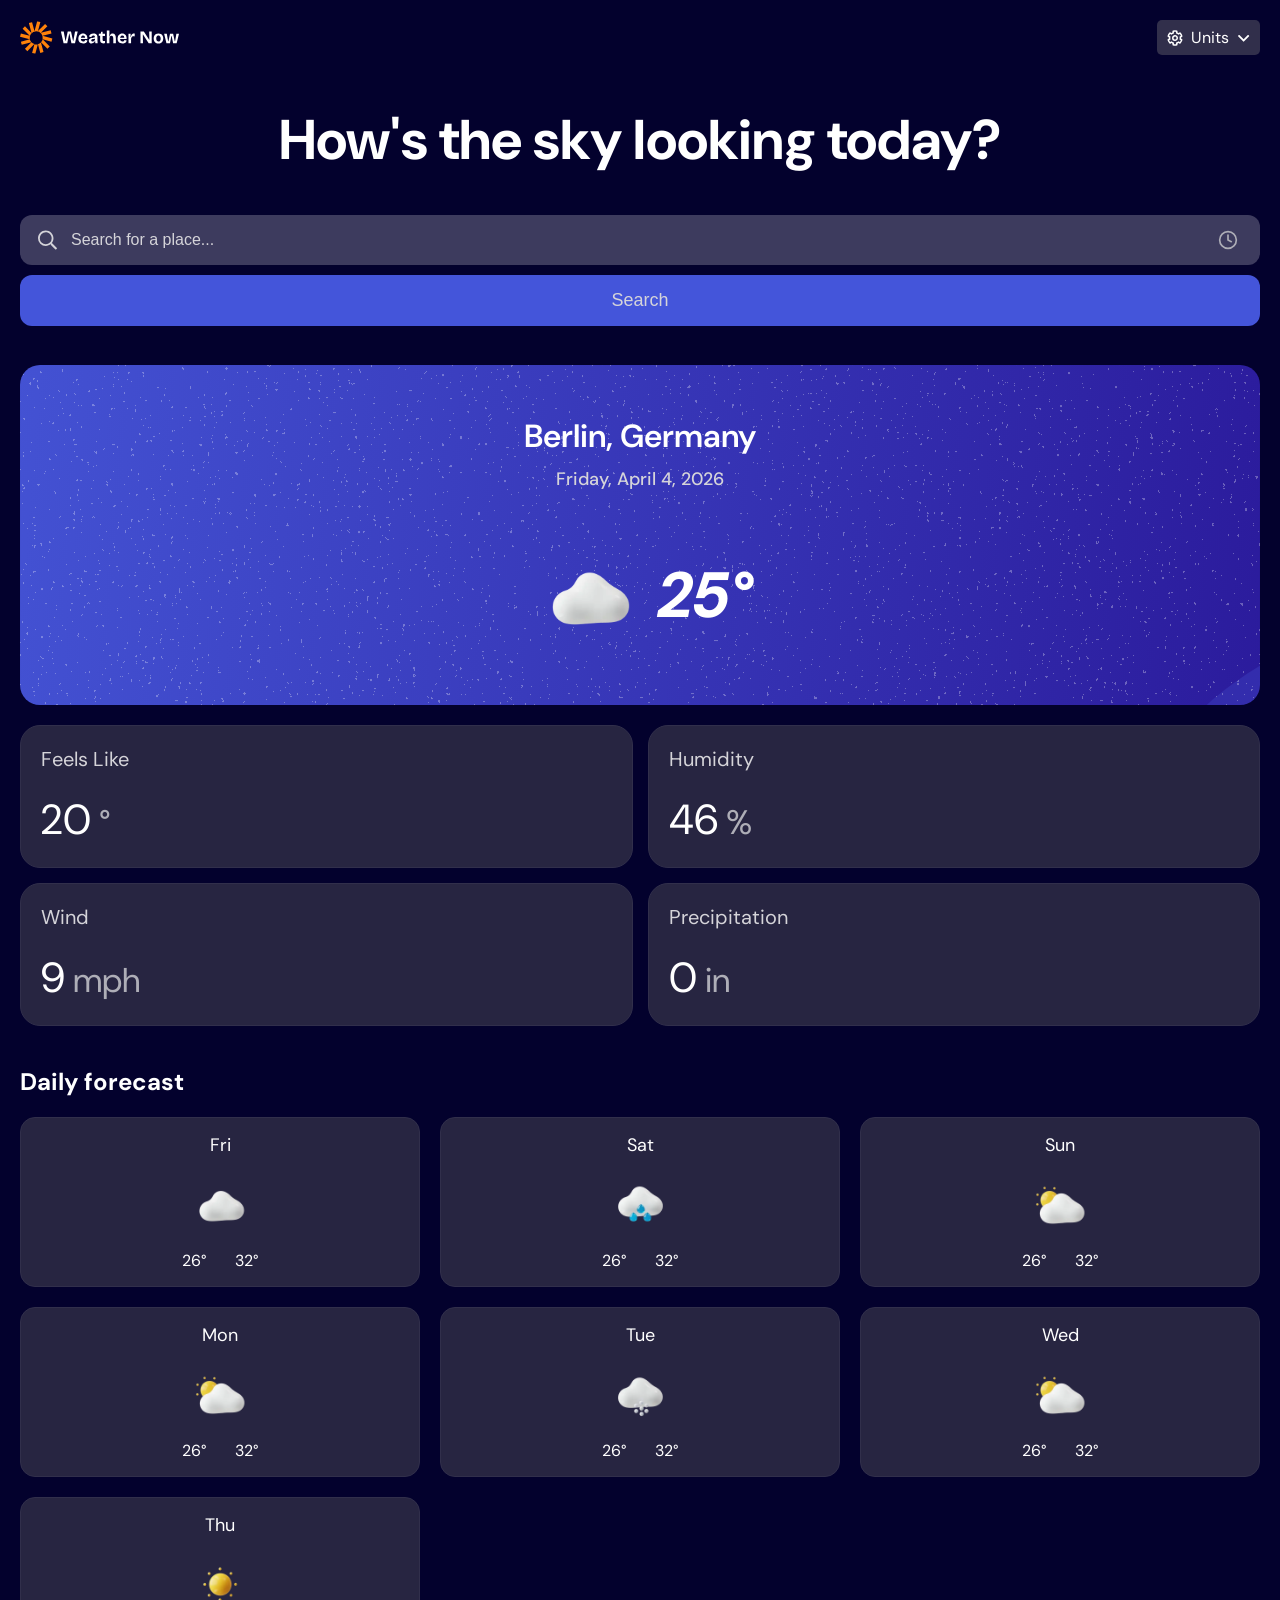
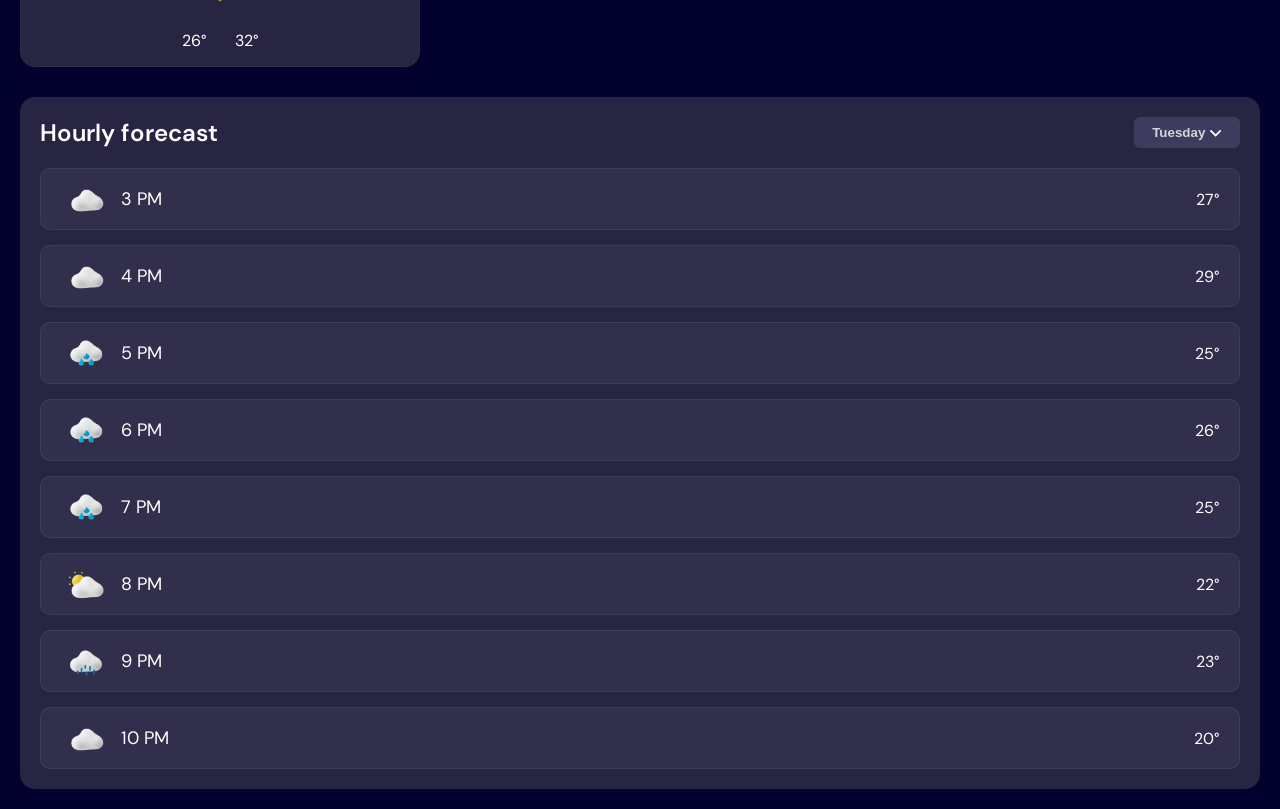
<file: index.html>
<!DOCTYPE html>
<html lang="en">
<head>
  <meta charset="UTF-8">
  <meta name="viewport" content="width=device-width, initial-scale=1.0"> <!-- displays site properly based on user's device -->

  <link rel="icon" type="image/png" sizes="32x32" href="./assets/images/favicon-32x32.png">
  <link rel="stylesheet" href="style.css">
  <link rel="preconnect" href="https://fonts.googleapis.com">

  <!--DM Sans Font-->
  <link rel="preconnect" href="https://fonts.gstatic.com" crossorigin>
  <link href="https://fonts.googleapis.com/css2?family=DM+Sans:ital,opsz,wght@0,9..40,100..1000;1,9..40,100..1000&family=League+Spartan:wght@100..900&family=Noto+Sans:ital,wght@0,100..900;1,100..900&display=swap" rel="stylesheet">

  <!-- Bricolage Grotesque Font-->
   <link rel="preconnect" href="https://fonts.googleapis.com">
    <link rel="preconnect" href="https://fonts.gstatic.com" crossorigin>
    <link href="https://fonts.googleapis.com/css2?family=Bricolage+Grotesque:opsz,wght@12..96,200..800&family=DM+Sans:ital,opsz,wght@0,9..40,100..1000;1,9..40,100..1000&family=League+Spartan:wght@100..900&family=Noto+Sans:ital,wght@0,100..900;1,100..900&display=swap" rel="stylesheet">

  <title>Frontend Mentor | Weather app</title>

  </style>
</head>
<body>

  <header>
    <img class="logo" src="/assets/images/logo.svg" alt="">
    <span class="units-btn">
      <img src="/assets/images/icon-units.svg" alt="">
      <p>Units</p>
      <img src="/assets/images/icon-dropdown.svg" alt="">
    </span>

    <!--UNIT BUTTON DROPDOWN-->
    <div class="units-dropdown hidden">
      <p class="units-dropdown-header">Switch to Imperial</p>
      <div class="units-div">
        <p class="units-header">Temperature</p>
        <span class="units-btn is-selected" data-type="temperature_unit" data-value="celsius">
          <p class="drop-down-unit">celsius (℃)</p>
          <img src="/assets/images/icon-checkmark.svg" alt="">
        </span>
        <span class="units-btn" data-type="temperature_unit" data-value="fahrenheit">
          <p class="drop-down-unit">fahrenheit (℉)</p>
          <img src="/assets/images/icon-checkmark.svg" alt="">
        </span>
      </div>
      <div class="units-div">
        <p class="units-header">Wind Speed</p>
        <span class="units-btn is-selected" data-type="wind_unit" data-value="kmh">
          <p class="drop-down-unit">km/h</p>
          <img src="/assets/images/icon-checkmark.svg" alt="">
        </span>
        <span class="units-btn" data-type="wind_unit" data-value="mph">
          <p class="drop-down-unit">mph</p>
          <img src="/assets/images/icon-checkmark.svg" alt="">
        </span>
      </div>
      <div class="units-div">
        <p class="units-header">Precipitation</p>
        <span class="units-btn is-selected" data-type="precipitation_unit" data-value="mm">
          <p class="drop-down-unit">Millimeters (mm)</p>
          <img src="/assets/images/icon-checkmark.svg" alt="">
        </span>
        <span class="units-btn" data-type="precipitation_unit" data-value="inch">
          <p class="drop-down-unit">Inches (in)</p>
          <img src="/assets/images/icon-checkmark.svg" alt="">
        </span>
      </div>
    </div>
  </header>

  <section class="welcome">
    <h1>How's the sky looking today?</h1>
    <form id="weather-form">
      <div class="search">
        <div class="search-input-wrapper">
          <img class="search-icon" src="./assets/images/icon-search.svg" alt="">
          <input class="search-input" type="text" placeholder="Search for a place...">
          
          <button type="button" class="search-history-btn" id="history-toggle-btn" title="View search history">
            <svg width="20" height="20" viewBox="0 0 24 24" fill="none" stroke="currentColor" stroke-width="2" stroke-linecap="round" stroke-linejoin="round">
              <circle cx="12" cy="12" r="10"></circle>
              <polyline points="12 6 12 12 16 14"></polyline>
            </svg>
          </button>

          <div class="drop-down hidden"></div> 
          <div class="history-dropdown hidden" id="history-dropdown"></div>
        </div>
        
        <button class="search-btn" type="submit">Search</button>
      </div>
    </form>
  </section>

  <section class="weather-info">
    <section class="weather-info-main">
      <div class="overview">
        <div class="loading-state">
          <div class="dots">
            <span></span>
            <span></span>
            <span></span>
          </div>
          <p>Loading...</p>
        </div>
        <div class="city-date">
          <p class="wi-city"></pc><span class="wi-city-name">Berlin</span>, <span class="wi-country">Germany</span></p>
          <p class="wi-date">Friday, April 4, 2026</p>
        </div>
        <div class="wi-weather-temp">
          <img class="wi-img" src="/assets/images/icon-overcast.webp" alt="">
          <p class="overview-temp">25°</p>
        </div>
      </div>
      <div class="min-stats">
        <div class="ms-feels-like">
          <p class="ms-header">Feels Like</p>
          <p class="ms-info "><span class="feels-like">20 </span><span class="suffix">°</span></p>
        </div>
        <div class="ms-Humidity">
          <p class="ms-header">Humidity</p>
          <p class="ms-info "><span class="humidity">46</span><span class="suffix"> %</span></p>
        </div>
        <div class="ms-wind">
          <p class="ms-header">Wind</p>
          <p class="ms-info"><span class="wind-speed">9 </span><span class="suffix"> mph</span></p>
        </div>
        <div class="ms-precipitation">
          <p class="ms-header">Precipitation</p>
          <p class="ms-info "><span class="precipitation">0</span><span class="suffix"> in</span></p>
        </div>
      </div>

      <div class="forecast">
        <h2>Daily forecast</h2>

        <div class="forecast-info">
          <div class="forecast-day">
            <p class="forecast-weekday">Fri</p>
            <img class="forecast-img" src="/assets/images/icon-overcast.webp" alt="">
            <div class="forecast-temp">
              <p class="forecast-temp-low">26°</p>
              <p class="forecast-temp-high">32°</p>
            </div>
          </div>
          <div class="forecast-day">
            <p class="forecast-weekday">Sat</p>
            <img class="forecast-img" src="assets\images\icon-rain.webp" alt="">
            <div class="forecast-temp">
              <p class="forecast-temp-Low">26°</p>
              <p class="forecast-temp-high">32°</p>
            </div>
        </div>
        <div class="forecast-day">
            <p class="forecast-weekday">Sun</p>
            <img class="forecast-img" src="assets\images\icon-partly-cloudy.webp" alt="">
            <div class="forecast-temp">
              <p class="forecast-temp-low">26°</p>
              <p class="forecast-temp-high">32°</p>
            </div>
        </div>
        <div class="forecast-day">
            <p class="forecast-weekday">Mon</p>
            <img class="forecast-img" src="assets\images\icon-partly-cloudy.webp" alt="">
            <div class="forecast-temp">
              <p class="forecast-temp-low">26°</p>
              <p class="forecast-temp-high">32°</p>
            </div>
        </div>
        <div class="forecast-day">
            <p class="forecast-weekday">Tue</p>
            <img class="forecast-img" src="assets\images\icon-snow.webp" alt="">
            <div class="forecast-temp">
              <p class="forecast-temp-low">26°</p>
              <p class="forecast-temp-high">32°</p>
            </div>
        </div>
        <div class="forecast-day">
            <p class="forecast-weekday">Wed</p>
            <img class="forecast-img" src="assets\images\icon-partly-cloudy.webp" alt="">
            <div class="forecast-temp">
              <p class="forecast-temp-low">26°</p>
              <p class="forecast-temp-high">32°</p>
            </div>
        </div>
        <div class="forecast-day">
            <p class="forecast-weekday">Thu</p>
            <img class="forecast-img" src="assets\images\icon-sunny.webp" alt="">
            <div class="forecast-temp">
              <p class="forecast-temp-low">26°</p>
              <p class="forecast-temp-high">32°</p>
            </div>
        </div>
      </div>
    </section>
    <div class="weather-info-aside">
      <div class="hourly-forecast-div">
        <h2>Hourly forecast</h2>
        <button>Tuesday <img src="/assets/images/icon-dropdown.svg" alt=""></button>
      </div>
      

      <div class="hourly-forecast">
        <div class="hourly-forecast-info">
          <div class="hfi-lhs">
            <img src="assets/images/icon-overcast.webp" alt="">
            <p class="hfi-time">3 PM</p>
          </div>
          <p class="hfi-temp">27°</p>
        </div>
        <div class="hourly-forecast-info">
          <div class="hfi-lhs">
            <img src="assets/images/icon-overcast.webp" alt="">
            <p class="hfi-time">4 PM</p>
          </div>
          <p class="hfi-temp">29°</p>
        </div>
        <div class="hourly-forecast-info">
          <div class="hfi-lhs">
            <img src="assets/images/icon-rain.webp" alt="">
            <p class="hfi-time">5 PM</p>
          </div>
          <p class="hfi-temp">25°</p>
        </div>
        <div class="hourly-forecast-info">
          <div class="hfi-lhs">
            <img src="assets/images/icon-rain.webp" alt="">
            <p class="hfi-time">6 PM</p>
          </div>
          <p class="hfi-temp">26°</p>
        </div>
        <div class="hourly-forecast-info">
          <div class="hfi-lhs">
            <img src="assets/images/icon-rain.webp" alt="">
            <p class="hfi-time">7 PM</p>
          </div>
          <p class="hfi-temp">25°</p>
        </div>
        <div class="hourly-forecast-info">
          <div class="hfi-lhs">
            <img src="assets/images/icon-partly-cloudy.webp" alt="">
            <p class="hfi-time">8 PM</p>
          </div>
          <p class="hfi-temp">22°</p>
        </div>
        <div class="hourly-forecast-info">
          <div class="hfi-lhs">
            <img src="assets/images/icon-drizzle.webp" alt="">
            <p class="hfi-time">9 PM</p>
          </div>
          <p class="hfi-temp">23°</p>
        </div>
        <div class="hourly-forecast-info">
          <div class="hfi-lhs">
            <img src="assets/images/icon-overcast.webp" alt="">
            <p class="hfi-time">10 PM</p>
          </div>
          <p class="hfi-temp">20°</p>
        </div>
      </div>
    </div>
  </section>
  <script src="index.js"></script>
</body>
</html>
</file>
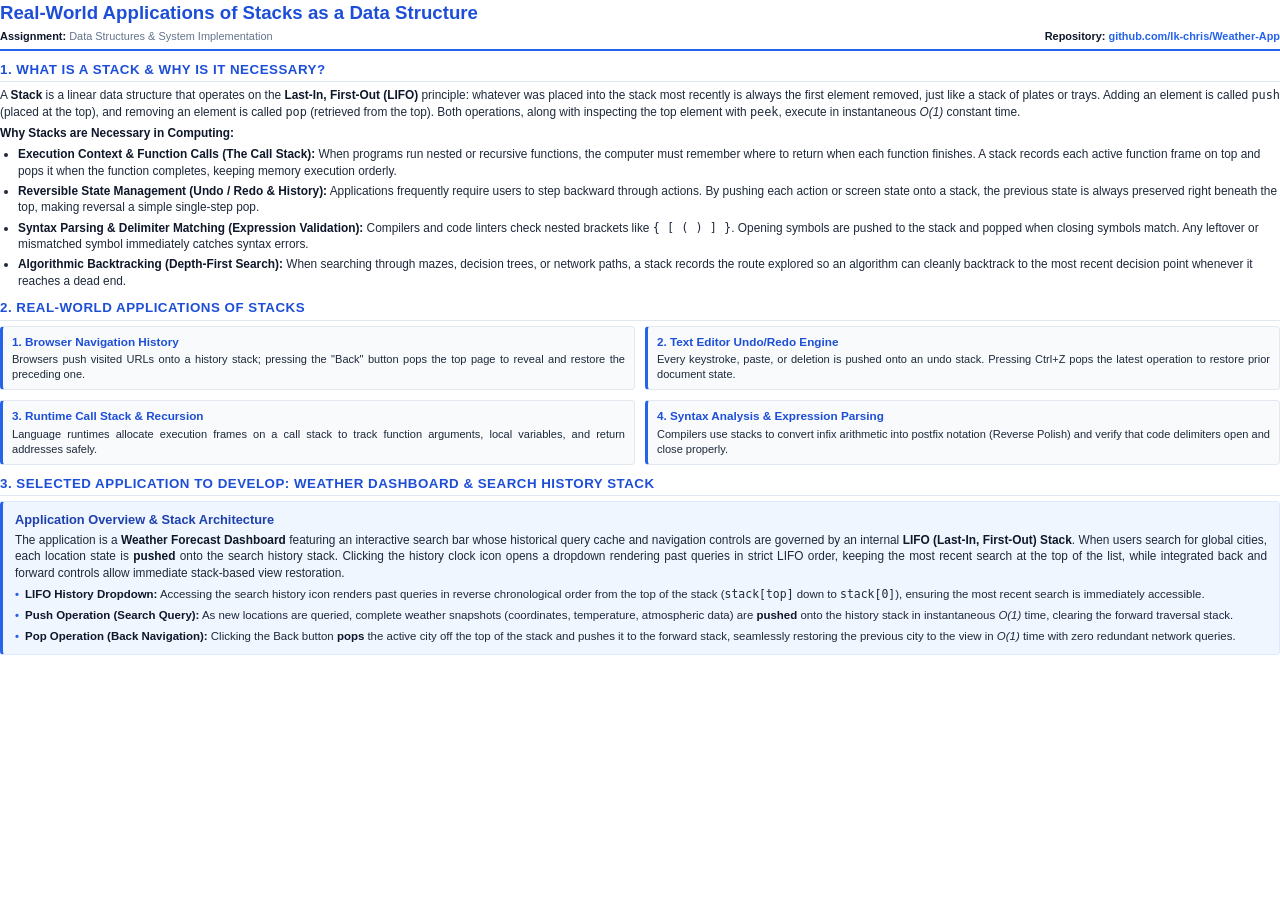
<file: Real-World-Applications-of-Stacks.html>
<!DOCTYPE html>
<html lang="en">
<head>
  <meta charset="UTF-8">
  <title>Real-World Applications of Stacks</title>
  <style>
    @page {
      size: A4 portrait;
      margin: 13mm 15mm 13mm 15mm;
    }
    * {
      box-sizing: border-box;
    }
    body {
      font-family: 'Segoe UI', -apple-system, BlinkMacSystemFont, Arial, sans-serif;
      color: #1e293b;
      line-height: 1.38;
      font-size: 8.9pt;
      margin: 0;
      padding: 0;
    }
    header {
      border-bottom: 2px solid #2563eb;
      padding-bottom: 5px;
      margin-bottom: 8px;
    }
    h1 {
      font-size: 14pt;
      margin: 0 0 3px 0;
      color: #1d4ed8;
      font-weight: 700;
    }
    .meta {
      font-size: 8.2pt;
      color: #64748b;
      display: flex;
      justify-content: space-between;
    }
    .meta a {
      color: #2563eb;
      text-decoration: none;
      font-weight: 600;
    }
    h2 {
      font-size: 10pt;
      color: #1d4ed8;
      margin: 10px 0 5px 0;
      border-bottom: 1px solid #e2e8f0;
      padding-bottom: 2px;
      text-transform: uppercase;
      letter-spacing: 0.5px;
    }
    p {
      margin: 0 0 5px 0;
      text-align: justify;
    }
    ul {
      margin: 0 0 7px 0;
      padding-left: 18px;
    }
    li {
      margin-bottom: 4px;
    }
    strong {
      color: #0f172a;
    }
    .grid {
      display: grid;
      grid-template-columns: 1fr 1fr;
      gap: 10px;
      margin-bottom: 6px;
    }
    .card {
      background-color: #f8fafc;
      border: 1px solid #e2e8f0;
      border-left: 3px solid #2563eb;
      padding: 7px 9px;
      border-radius: 4px;
    }
    .card h3 {
      font-size: 8.8pt;
      margin: 0 0 2px 0;
      color: #1d4ed8;
    }
    .card p {
      font-size: 8.3pt;
      margin: 0;
    }
    .project-box {
      background-color: #eff6ff;
      border: 1px solid #dbeafe;
      border-left: 3px solid #2563eb;
      padding: 9px 12px;
      border-radius: 4px;
      margin-top: 5px;
    }
    .project-box h3 {
      margin: 0 0 3px 0;
      font-size: 9.6pt;
      color: #1e40af;
    }
    .feature-list {
      display: flex;
      flex-direction: column;
      gap: 5px;
      font-size: 8.6pt;
      margin-top: 6px;
    }
    .feature-item {
      display: flex;
      align-items: flex-start;
      gap: 6px;
    }
    .dot {
      color: #2563eb;
      font-weight: bold;
    }
  </style>
</head>
<body>

  <header>
    <h1>Real-World Applications of Stacks as a Data Structure</h1>
    <div class="meta">
      <span><strong>Assignment:</strong> Data Structures &amp; System Implementation</span>
      <span><strong>Repository:</strong> <a href="https://github.com/lk-chris/Weather-App">github.com/lk-chris/Weather-App</a></span>
    </div>
  </header>

  <h2>1. What is a Stack &amp; Why is it Necessary?</h2>
  <p>
    A <strong>Stack</strong> is a linear data structure that operates on the <strong>Last-In, First-Out (LIFO)</strong> principle: whatever was placed into the stack most recently is always the first element removed, just like a stack of plates or trays. Adding an element is called <code>push</code> (placed at the top), and removing an element is called <code>pop</code> (retrieved from the top). Both operations, along with inspecting the top element with <code>peek</code>, execute in instantaneous <em>O(1)</em> constant time.
  </p>
  <p>
    <strong>Why Stacks are Necessary in Computing:</strong>
  </p>
  <ul>
    <li><strong>Execution Context &amp; Function Calls (The Call Stack):</strong> When programs run nested or recursive functions, the computer must remember where to return when each function finishes. A stack records each active function frame on top and pops it when the function completes, keeping memory execution orderly.</li>
    <li><strong>Reversible State Management (Undo / Redo &amp; History):</strong> Applications frequently require users to step backward through actions. By pushing each action or screen state onto a stack, the previous state is always preserved right beneath the top, making reversal a simple single-step pop.</li>
    <li><strong>Syntax Parsing &amp; Delimiter Matching (Expression Validation):</strong> Compilers and code linters check nested brackets like <code>{ [ ( ) ] }</code>. Opening symbols are pushed to the stack and popped when closing symbols match. Any leftover or mismatched symbol immediately catches syntax errors.</li>
    <li><strong>Algorithmic Backtracking (Depth-First Search):</strong> When searching through mazes, decision trees, or network paths, a stack records the route explored so an algorithm can cleanly backtrack to the most recent decision point whenever it reaches a dead end.</li>
  </ul>

  <h2>2. Real-World Applications of Stacks</h2>
  <div class="grid">
    <div class="card">
      <h3>1. Browser Navigation History</h3>
      <p>Browsers push visited URLs onto a history stack; pressing the "Back" button pops the top page to reveal and restore the preceding one.</p>
    </div>
    <div class="card">
      <h3>2. Text Editor Undo/Redo Engine</h3>
      <p>Every keystroke, paste, or deletion is pushed onto an undo stack. Pressing Ctrl+Z pops the latest operation to restore prior document state.</p>
    </div>
    <div class="card">
      <h3>3. Runtime Call Stack &amp; Recursion</h3>
      <p>Language runtimes allocate execution frames on a call stack to track function arguments, local variables, and return addresses safely.</p>
    </div>
    <div class="card">
      <h3>4. Syntax Analysis &amp; Expression Parsing</h3>
      <p>Compilers use stacks to convert infix arithmetic into postfix notation (Reverse Polish) and verify that code delimiters open and close properly.</p>
    </div>
  </div>

  <h2>3. Selected Application to Develop: Weather Dashboard &amp; Search History Stack</h2>
  <div class="project-box">
    <h3>Application Overview &amp; Stack Architecture</h3>
    <p>
      The application is a <strong>Weather Forecast Dashboard</strong> featuring an interactive search bar whose historical query cache and navigation controls are governed by an internal <strong>LIFO (Last-In, First-Out) Stack</strong>. When users search for global cities, each location state is <strong>pushed</strong> onto the search history stack. Clicking the history clock icon opens a dropdown rendering past queries in strict LIFO order, keeping the most recent search at the top of the list, while integrated back and forward controls allow immediate stack-based view restoration.
    </p>

    <div class="feature-list">
      <div class="feature-item">
        <span class="dot">&bull;</span>
        <span><strong>LIFO History Dropdown:</strong> Accessing the search history icon renders past queries in reverse chronological order from the top of the stack (<code>stack[top]</code> down to <code>stack[0]</code>), ensuring the most recent search is immediately accessible.</span>
      </div>
      <div class="feature-item">
        <span class="dot">&bull;</span>
        <span><strong>Push Operation (Search Query):</strong> As new locations are queried, complete weather snapshots (coordinates, temperature, atmospheric data) are <strong>pushed</strong> onto the history stack in instantaneous <em>O(1)</em> time, clearing the forward traversal stack.</span>
      </div>
      <div class="feature-item">
        <span class="dot">&bull;</span>
        <span><strong>Pop Operation (Back Navigation):</strong> Clicking the Back button <strong>pops</strong> the active city off the top of the stack and pushes it to the forward stack, seamlessly restoring the previous city to the view in <em>O(1)</em> time with zero redundant network queries.</span>
      </div>
    </div>
  </div>

</body>
</html>
</file>
<file: style.css>
:root {
  /* Neutral Colors */
  --color-neutral-900: rgb(3, 1, 45);
  --color-neutral-800: rgb(39, 37, 65);
  --color-neutral-700: rgb(49, 47, 75);
  --color-neutral-600: rgb(61, 59, 94);
  --color-neutral-300: rgb(174, 174, 183);
  --color-neutral-200: rgb(213, 212, 217);
  --color-neutral-0: rgb(255, 255, 255);

  /* Orange Colors */
  --color-orange-500: rgb(255, 124, 10);

  /* Blue Colors */
  --color-blue-500: rgb(68, 85, 218);
  --color-blue-700: rgb(45, 28, 156);
}
*{
    box-sizing: border-box;
    margin: 0;
    padding: none;
}
body{
    background-color: var(--color-neutral-900);
    padding: 20px;
    font-family: "DM Sans", sans-serif;
    color: var(--color-neutral-0);
    min-height: 100vh;
}
body::-webkit-scrollbar{
    display: none;
}

header{
    display: flex;
    justify-content: space-between;
    position: relative;
}
.units-btn{
    display: flex;
    align-items: center;
    justify-content: space-between;
    background-color: var(--color-neutral-700);
    padding: 0px 10px;
    gap: 8px;
    height: 35px;
    border-radius: 5px;
    cursor: pointer;
    user-select: none;
    -webkit-tap-highlight-color: transparent;
}
.units-btn:active{
    opacity: 0.7;
}
.units-dropdown{
    position: absolute;
    right: 0;
    top: 150%;
    background-color: var(--color-neutral-800);
    padding: 10px;
    border-radius: 8px;
    min-width: 200px;
    z-index: 100;
}
.units-dropdown-header{
    font-weight: 600;
}
.drop-down-unit{
    color: var(--color-neutral-0);
}
.units-div{
    margin-top: 10px;
    display: flex;
    flex-direction: column;
    gap: 8px;
}
.units-header{
    font-size: 14px;
    margin-bottom: 5px;
    color: var(--color-neutral-300);
}
.logo{
    width: 160px;
}
.units-btn p{
    font-size: 16px;
}

.welcome{
    margin-top: 50px;
}
.welcome h1{
    text-align: center;
    font-weight: 700;
    font-size: 56px;
    line-height: 70px;
}
.search{
    display: flex;
    flex-direction: column;
    gap: 10px;
    position: relative;
    margin-top: 40px;
}
.search-input{
    font-weight: 600px;
    font-size: 18px;
    border-radius: 12px;
    padding: 15px 20px;
    padding-left: 50px;
    background-color: var(--color-neutral-600);
    border: none;
    color: var(--color-neutral-0);
}
.search-input::placeholder {
  color: var(--color-neutral-200);
}

.city-search {
  padding: 12px 20px;
  cursor: pointer;
  border-bottom: 1px solid var(--color-neutral-700);
}

.city-search:hover {
  background-color: var(--color-neutral-600);
}
.search .search-btn{
    padding: 15px 20px;
    background-color: var(--color-blue-500);
    color: var(--color-neutral-200);
    font-weight: 600px;
    font-size: 18px;
    border-radius: 12px;
    border: none;
}
.search .search-btn:active{
    opacity: 0.8;
}


/*UNITS DROP DOWN*/
.drop-down {
  position: absolute;
  top: 50%;
  left: 0;
  width: 100%;
  background-color: var(--color-neutral-800);
  margin-top: 8px;
  border-radius: 10px;
  border: 1px solid var(--color-neutral-700);
  z-index: 1000;
  overflow: hidden;
  box-shadow: 0 10px 25px rgba(0,0,0,0.5);
}

.hidden { display: none !important; }
.active{
    display: block;
}

.units-div img{
    opacity: 0;
    transition: opacity 0.2 ease;
}
.units-div .is-selected img{
    opacity: 1;
}

/*OVERVIEW*/
.overview{
    background-image: url('/assets/images/bg-today-small.svg');
    background-repeat: no-repeat;
    background-size: cover;
    background-position: center;
    width: 100%;
    height: 340px;
    display: flex;
    flex-direction: column;
    justify-content: space-between;
    align-items: center;
    padding: 50px 20px;
    margin-top: 39px;
    border-radius: 20px;
}
.wi-city{
    font-size: 32px;
    font-weight: 600;
    margin-bottom: 10px;
}
.wi-date{
    color: var(--color-neutral-200);
    font-size: 18px;
    font-weight: 500;
}
.city-date{
    text-align: center;
}
.wi-weather-temp{
    display: flex;         /* Sit side-by-side */
  align-items: center;   /* Vertical alignment */
  justify-content: center; /* Keep them centered in the card */
  gap: 10px;            /* Give them some breathing room */
  white-space: nowrap;
}
.overview-temp{
    font-size: 4rem; 
    width: min-content;;
    font-style: italic;
    font-weight: 800;
    white-space: nowrap;
    display: flex;
    align-items: flex-start;
}
.wi-img{
    width: 120px;
    height: auto;
}
.unit {
  font-size: 3rem;
}

/*MINAMAL STATS*/
.min-stats{
    margin-top: 20px;
    width: 100%;
    display: grid;
    gap: 15px;
    grid-template-columns: repeat(2, minmax(140px, 1fr));
}
.min-stats div{
    background-color: var(--color-neutral-800);
    border: 1px solid var(--color-neutral-700);
    display: flex;
    flex-direction: column;
    align-items: flex-start;
    gap: 20px;
    padding: 20px 20px;
    border-radius: 20px;
}
.ms-header{
    font-size: 20px;
    color: var(--color-neutral-200);
}
.ms-info{
    font-size: 42px;
    font-weight: 400;
}
.suffix{
    color: var(--color-neutral-300);
    font-size: 34px;
}

/*FORECAST*/
.forecast{
    margin-top: 40px;
}
.forecast-info{
    margin-top: 20px;
    display: grid;
    grid-template-columns: repeat(3, minmax(50px, 1fr));
    gap: 20px;
}
.forecast-day{
    display: flex;
    justify-content: space-between;
    padding: 15px 10px;
    border-radius: 15px;
    flex-direction: column;
    align-items: center;
    background-color: var(--color-neutral-800);
    border: 1px solid var(--color-neutral-700);
    height: 170px;
}
.forecast-img{
    width: 70px;
}
.forecast-temp{
    display: flex;
    gap: 29px;
    justify-content: space-between;
}
.forecast-weekday{
    font-size: 18px;
}
.forecast-temp-evening{
    color: var(--color-neutral-300);
}

/*hourly-forecast*/
.weather-info-aside{
    margin-top: 30px;
    background-color: var(--color-neutral-800);
    padding: 20px 20px;
    border-radius: 15px;
}
.hourly-forecast-div{
    display: flex;
    justify-content: space-between;
}
.hourly-forecast{
    margin-top: 20px;
    display: flex;
    flex-direction: column;
    gap: 15px;
}
.hourly-forecast-div h2{
    font-weight: 600;
}
.hourly-forecast-div button{
    background-color: var(--color-neutral-600);
    color: var(--color-neutral-200);
    border: none;
    padding: 8px 18px;
    border-radius: 6px;
    font-weight: 600;
}
.hourly-forecast-info{
    background-color: var(--color-neutral-700);
    display: flex;
    justify-content: space-between;
    align-items: center;
    padding: 5px 20px;
    border-radius: 10px;
    border: 1px solid rgba(174, 174, 183, 0.103);
}
.hfi-lhs{
    display: flex;
    align-items: center;
    gap: 10px;
}
.hfi-time{
    font-size: 18px
}
.hfi-lhs img{
    width: 50px;
}


/* --- Skeleton Loading State --- */

.is-loading {
  pointer-events: none !important;
  animation: ghostPulse 1.5s infinite ease-in-out;
}

.is-loading > *:not(.loading-state) {
  visibility: hidden !important;
  opacity: 0 !important;
}

.overview.is-loading {
  position: relative;
  background-image: none !important;
  background-color: var(--color-neutral-800) !important;
}

.ms-info.is-loading::after {
  content: "-";
  visibility: visible;
  display: block;
  font-size: 20px;
  color: var(--color-neutral-0);
}

.loading-state {
  display: none;
  position: absolute;
  inset: 0;
  flex-direction: column;
  align-items: center;
  justify-content: center;
  gap: 15px;
}

.overview.is-loading .loading-state {
  display: flex !important;
  visibility: visible !important;
  opacity: 1 !important;
}

.loading-state .dots {
  display: flex;
  gap: 8px;
}

.loading-state .dots span {
  width: 10px;
  height: 10px;
  background-color: var(--color-neutral-0);
  border-radius: 50%;
  animation: bounce 1.4s infinite ease-in-out both;
}

.loading-state .dots span:nth-child(1) { animation-delay: -0.32s; }
.loading-state .dots span:nth-child(2) { animation-delay: -0.16s; }

.loading-state p {
  color: var(--color-neutral-200);
  font-size: 16px;
  font-weight: 500;
}

@keyframes ghostPulse {
  0% { opacity: 1; }
  50% { opacity: 0.6; }
  100% { opacity: 1; }
}

@keyframes bounce {
  0%, 80%, 100% { transform: translateY(0); }
  40% { transform: translateY(-8px); }
}





/* =========================================================
   SEARCH BAR HISTORY CLOCK & LIFO DROPDOWN
   ========================================================= */

.search-input-wrapper {
  position: relative;
  width: 100%;
}

.search-icon {
  position: absolute;
  left: 18px;
  top: 50%;
  transform: translateY(-50%);
  pointer-events: none;
  z-index: 2;
  width: 20px;
  height: 20px;
}

.search-input {
  width: 100%;
  font-weight: 500;
  font-size: 16px;
  border-radius: 12px;
  padding: 15px 55px 15px 50px;
  background-color: var(--color-neutral-600);
  border: 1px solid transparent;
  color: var(--color-neutral-0);
  transition: all 0.2s ease;
}

.search-input:focus {
  outline: none;
  border-color: var(--color-blue-500);
  background-color: rgb(75, 73, 110);
}

.search-history-btn {
  position: absolute;
  right: 14px;
  top: 50%;
  transform: translateY(-50%);
  display: inline-flex;
  align-items: center;
  justify-content: center;
  width: 36px;
  height: 36px;
  background: transparent;
  border: none;
  border-radius: 8px;
  color: var(--color-neutral-300);
  cursor: pointer;
  padding: 0;
  transition: all 0.2s ease;
  z-index: 3;
}

.search-history-btn svg {
  display: block;
  stroke: currentColor;
}

.search-history-btn:hover {
  color: var(--color-neutral-0);
  background-color: rgba(255, 255, 255, 0.1);
}

.search-history-btn.is-active {
  color: #38bdf8;
  background-color: rgba(56, 189, 248, 0.15);
}

/* History Dropdown (LIFO Stack Representation) */
.history-dropdown {
  position: absolute;
  top: calc(100% + 8px);
  left: 0;
  width: 100%;
  background-color: var(--color-neutral-800);
  border: 1px solid var(--color-neutral-700);
  border-radius: 12px;
  box-shadow: 0 14px 35px rgba(0, 0, 0, 0.55);
  z-index: 1100;
  overflow: hidden;
  animation: dropdownFadeIn 0.18s ease-out;
}

.history-dropdown-header {
  display: flex;
  align-items: center;
  justify-content: space-between;
  padding: 12px 18px;
  background-color: rgba(255, 255, 255, 0.02);
  border-bottom: 1px solid var(--color-neutral-700);
}

.hdh-title {
  display: flex;
  align-items: center;
  gap: 8px;
  font-size: 11.5px;
  font-weight: 700;
  text-transform: uppercase;
  letter-spacing: 0.6px;
  color: var(--color-neutral-300);
}

.hdh-clear-btn {
  background: transparent;
  border: none;
  color: var(--color-neutral-300);
  font-size: 12px;
  font-weight: 600;
  padding: 4px 8px;
  border-radius: 4px;
  cursor: pointer;
  transition: color 0.15s ease;
}

.hdh-clear-btn:hover {
  color: #f87171;
}

.history-dropdown-list {
  display: flex;
  flex-direction: column;
  max-height: 260px;
  overflow-y: auto;
}

.history-item {
  display: flex;
  align-items: center;
  justify-content: space-between;
  padding: 12px 18px;
  cursor: pointer;
  border-bottom: 1px solid rgba(255, 255, 255, 0.04);
  transition: background-color 0.15s;
}

.history-item:last-child {
  border-bottom: none;
}

.history-item:hover {
  background-color: var(--color-neutral-700);
}

.history-item.is-current {
  background-color: rgba(68, 85, 218, 0.12);
}

.hi-lhs {
  display: flex;
  align-items: center;
  gap: 10px;
}

.hi-icon {
  color: var(--color-neutral-300);
  display: flex;
  align-items: center;
}

.history-item:hover .hi-icon {
  color: #38bdf8;
}

.hi-city {
  font-size: 14px;
  font-weight: 600;
  color: var(--color-neutral-0);
}

.hi-country {
  font-size: 12px;
  color: var(--color-neutral-300);
  margin-left: 4px;
}

.hi-rhs {
  display: flex;
  align-items: center;
  gap: 10px;
}

.hi-temp {
  font-size: 14px;
  font-weight: 700;
  color: var(--color-neutral-0);
}

.hi-badge {
  font-size: 9.5px;
  font-weight: 700;
  text-transform: uppercase;
  letter-spacing: 0.5px;
  padding: 2px 7px;
  border-radius: 4px;
  background-color: rgba(56, 189, 248, 0.18);
  color: #38bdf8;
}

.history-empty-msg {
  padding: 20px;
  text-align: center;
  font-size: 13px;
  color: var(--color-neutral-300);
}

@keyframes dropdownFadeIn {
  from {
    opacity: 0;
    transform: translateY(-4px);
  }
  to {
    opacity: 1;
    transform: translateY(0);
  }
}
</file>
